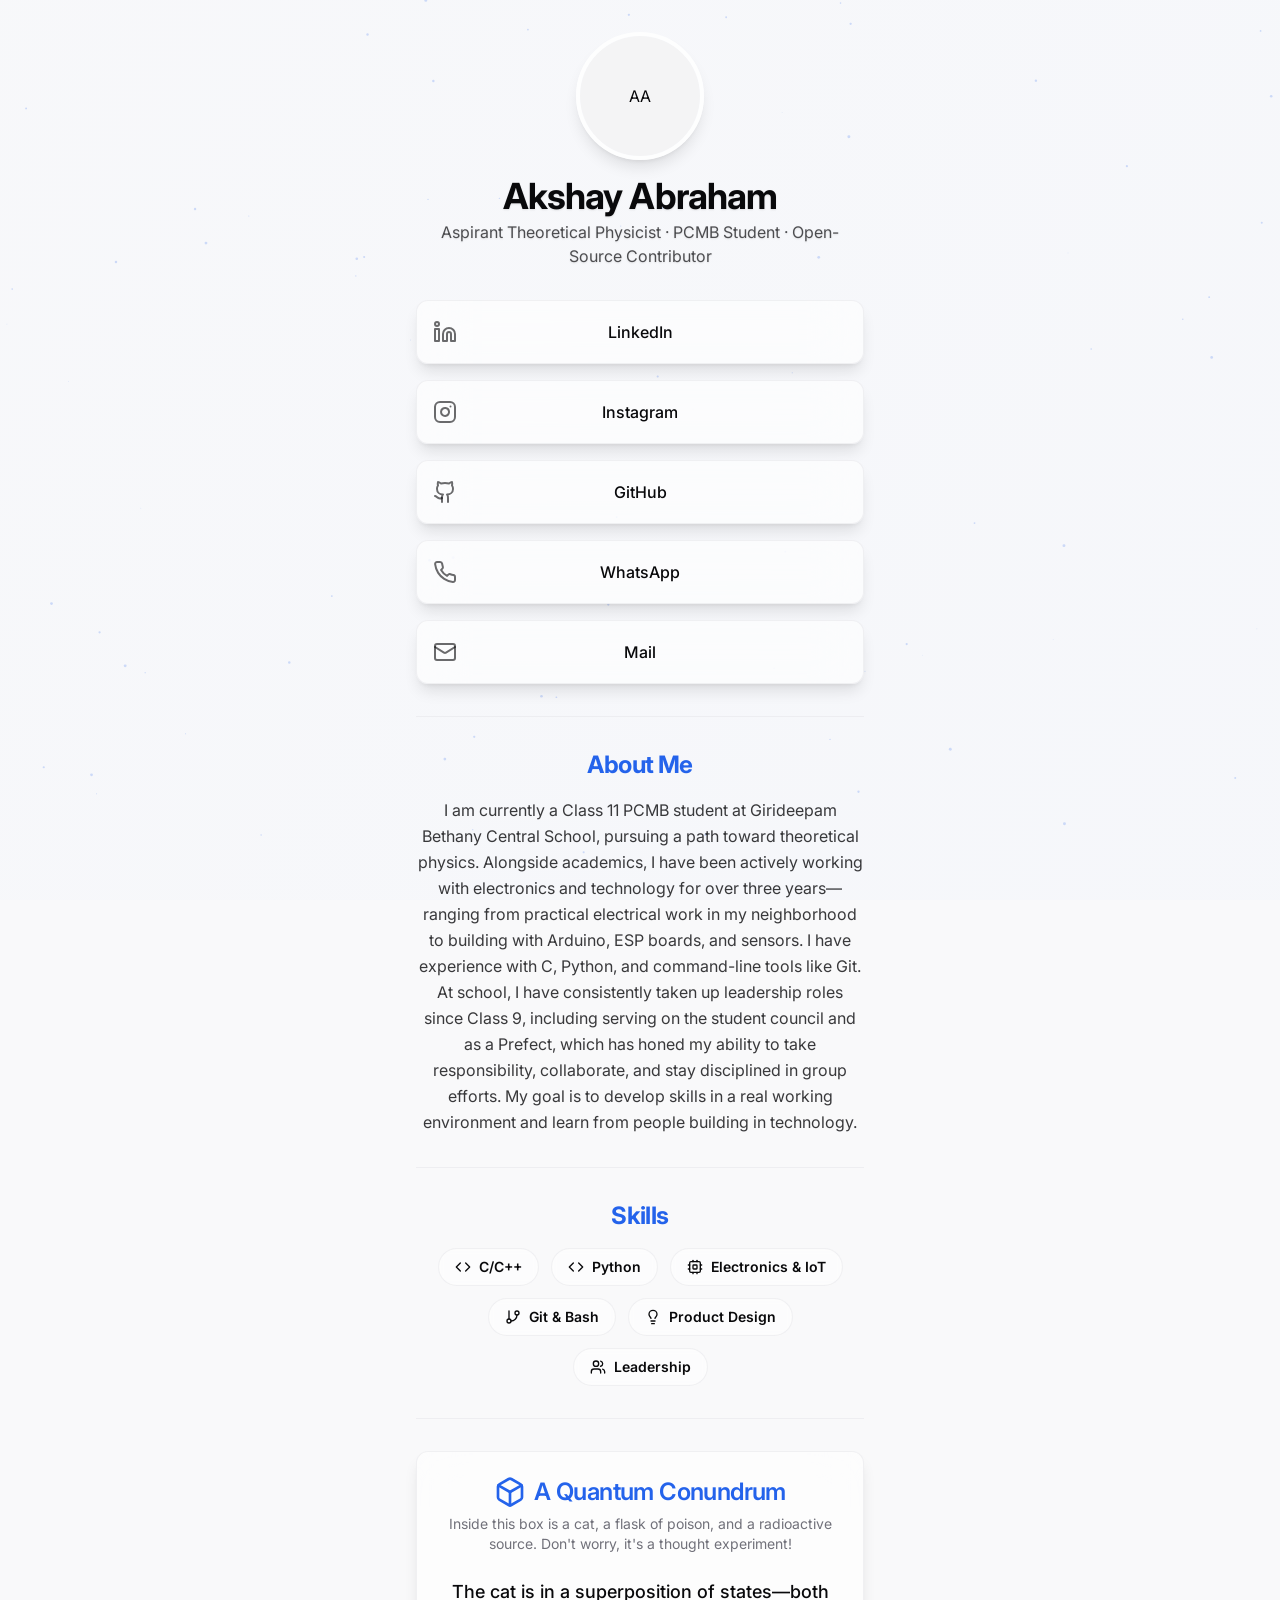
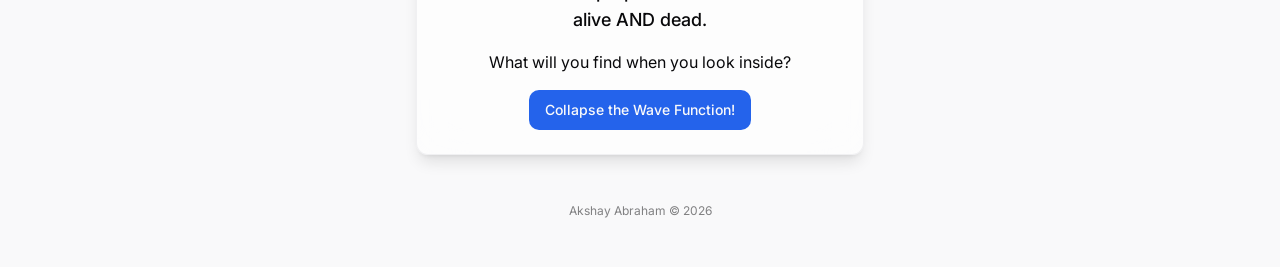
<file: index.html>
<!DOCTYPE html><html lang="en"><head><meta charSet="utf-8"/><meta name="viewport" content="width=device-width, initial-scale=1"/><link rel="stylesheet" href="./_next/static/css/472491d8d694e1b7.css" data-precedence="next"/><link rel="preload" as="script" fetchPriority="low" href="./_next/static/chunks/webpack-caa4aa8f1005befe.js"/><script src="./_next/static/chunks/4bd1b696-8e02368c518452d2.js" async=""></script><script src="./_next/static/chunks/684-975b7dc98c150c73.js" async=""></script><script src="./_next/static/chunks/main-app-f9116e886823f409.js" async=""></script><script src="./_next/static/chunks/206-c2ec7cb87d3a3d98.js" async=""></script><script src="./_next/static/chunks/app/layout-119a77e34044a2d0.js" async=""></script><script src="./_next/static/chunks/230-cce74bcfa794a0f2.js" async=""></script><script src="./_next/static/chunks/app/page-0602169baca768bf.js" async=""></script><link rel="preconnect" href="https://fonts.googleapis.com"/><link rel="preconnect" href="https://fonts.gstatic.com" crossorigin="anonymous"/><link href="https://fonts.googleapis.com/css2?family=Inter:wght@400;500;700&amp;display=swap" rel="stylesheet"/><title>AstroLink | Akshay Abraham</title><meta name="description" content="Aspirant Theoretical Physicist · PCMB Student · Open-Source Contributor"/><link rel="icon" href="/favicon.ico" type="image/x-icon" sizes="16x16"/><script>document.querySelectorAll('body link[rel="icon"], body link[rel="apple-touch-icon"]').forEach(el => document.head.appendChild(el))</script><script src="./_next/static/chunks/polyfills-42372ed130431b0a.js" noModule=""></script></head><body class="font-body antialiased"><canvas class="fixed top-0 left-0 w-full h-full -z-10"></canvas><div class="relative z-10 flex min-h-screen w-full flex-col items-center justify-between p-4 sm:p-6 lg:p-8"><div class="w-full max-w-md flex-grow flex flex-col justify-center"><div class="w-full space-y-6 md:space-y-8"><section class="flex flex-col items-center space-y-4 text-center"><div class="relative group transition-all duration-1000 ease-out opacity-0 scale-90"><span class="relative flex shrink-0 overflow-hidden rounded-full h-28 w-28 md:h-32 md:w-32 border-4 border-card/80 shadow-lg group-hover:border-primary/50 transition-all duration-500 ease-out transform group-hover:scale-110"><span class="flex h-full w-full items-center justify-center rounded-full bg-muted">AA</span></span></div><div class="transition-all duration-1000 ease-out opacity-0 translate-y-8" style="transition-delay:200ms"><button data-state="closed"><h1 class="font-headline text-3xl md:text-4xl font-bold tracking-tight text-shadow cursor-default">Akshay Abraham</h1></button><p class="text-sm md:text-base text-foreground/70 mt-1 text-shadow">Aspirant Theoretical Physicist · PCMB Student · Open-Source Contributor</p></div></section><div class="space-y-4"><a href="https://www.linkedin.com/in/akshayabraham37/" target="_blank" rel="noopener noreferrer" class="group relative flex items-center justify-center w-full p-4 h-16 rounded-xl bg-card/60 border border-border/50 backdrop-blur-xl shadow-lg transition-all duration-700 ease-out hover:border-primary/70 hover:shadow-[0_0_50px_-10px_hsl(var(--primary)/0.4)] focus:outline-none focus:ring-2 focus:ring-ring focus:ring-offset-2 focus:ring-offset-background overflow-hidden before:absolute before:w-48 before:h-48 before:left-[var(--glow-x)] before:top-[var(--glow-y)] before:-translate-x-1/2 before:-translate-y-1/2 before:bg-primary/15 before:blur-3xl before:opacity-0 before:transition-opacity before:duration-500 is-hovering:before:opacity-100 opacity-0" style="animation-delay:300ms;transition-property:transform, box-shadow, border-color"><svg xmlns="http://www.w3.org/2000/svg" width="24" height="24" viewBox="0 0 24 24" fill="none" stroke="currentColor" stroke-width="2" stroke-linecap="round" stroke-linejoin="round" class="lucide lucide-linkedin absolute left-4 h-6 w-6 text-foreground/60 transition-colors group-hover:text-primary"><path d="M16 8a6 6 0 0 1 6 6v7h-4v-7a2 2 0 0 0-2-2 2 2 0 0 0-2 2v7h-4v-7a6 6 0 0 1 6-6z"></path><rect width="4" height="12" x="2" y="9"></rect><circle cx="4" cy="4" r="2"></circle></svg><span class="font-medium text-foreground transition-colors group-hover:text-primary">LinkedIn</span></a><a href="https://www.instagram.com/akshay.abraham/" target="_blank" rel="noopener noreferrer" class="group relative flex items-center justify-center w-full p-4 h-16 rounded-xl bg-card/60 border border-border/50 backdrop-blur-xl shadow-lg transition-all duration-700 ease-out hover:border-primary/70 hover:shadow-[0_0_50px_-10px_hsl(var(--primary)/0.4)] focus:outline-none focus:ring-2 focus:ring-ring focus:ring-offset-2 focus:ring-offset-background overflow-hidden before:absolute before:w-48 before:h-48 before:left-[var(--glow-x)] before:top-[var(--glow-y)] before:-translate-x-1/2 before:-translate-y-1/2 before:bg-primary/15 before:blur-3xl before:opacity-0 before:transition-opacity before:duration-500 is-hovering:before:opacity-100 opacity-0" style="animation-delay:400ms;transition-property:transform, box-shadow, border-color"><svg xmlns="http://www.w3.org/2000/svg" width="24" height="24" viewBox="0 0 24 24" fill="none" stroke="currentColor" stroke-width="2" stroke-linecap="round" stroke-linejoin="round" class="lucide lucide-instagram absolute left-4 h-6 w-6 text-foreground/60 transition-colors group-hover:text-primary"><rect width="20" height="20" x="2" y="2" rx="5" ry="5"></rect><path d="M16 11.37A4 4 0 1 1 12.63 8 4 4 0 0 1 16 11.37z"></path><line x1="17.5" x2="17.51" y1="6.5" y2="6.5"></line></svg><span class="font-medium text-foreground transition-colors group-hover:text-primary">Instagram</span></a><a href="https://github.com/akshay-abraham/" target="_blank" rel="noopener noreferrer" class="group relative flex items-center justify-center w-full p-4 h-16 rounded-xl bg-card/60 border border-border/50 backdrop-blur-xl shadow-lg transition-all duration-700 ease-out hover:border-primary/70 hover:shadow-[0_0_50px_-10px_hsl(var(--primary)/0.4)] focus:outline-none focus:ring-2 focus:ring-ring focus:ring-offset-2 focus:ring-offset-background overflow-hidden before:absolute before:w-48 before:h-48 before:left-[var(--glow-x)] before:top-[var(--glow-y)] before:-translate-x-1/2 before:-translate-y-1/2 before:bg-primary/15 before:blur-3xl before:opacity-0 before:transition-opacity before:duration-500 is-hovering:before:opacity-100 opacity-0" style="animation-delay:500ms;transition-property:transform, box-shadow, border-color"><svg xmlns="http://www.w3.org/2000/svg" width="24" height="24" viewBox="0 0 24 24" fill="none" stroke="currentColor" stroke-width="2" stroke-linecap="round" stroke-linejoin="round" class="lucide lucide-github absolute left-4 h-6 w-6 text-foreground/60 transition-colors group-hover:text-primary"><path d="M15 22v-4a4.8 4.8 0 0 0-1-3.5c3 0 6-2 6-5.5.08-1.25-.27-2.48-1-3.5.28-1.15.28-2.35 0-3.5 0 0-1 0-3 1.5-2.64-.5-5.36-.5-8 0C6 2 5 2 5 2c-.3 1.15-.3 2.35 0 3.5A5.403 5.403 0 0 0 4 9c0 3.5 3 5.5 6 5.5-.39.49-.68 1.05-.85 1.65-.17.6-.22 1.23-.15 1.85v4"></path><path d="M9 18c-4.51 2-5-2-7-2"></path></svg><span class="font-medium text-foreground transition-colors group-hover:text-primary">GitHub</span></a><a href="https://wa.me/919946141445" target="_blank" rel="noopener noreferrer" class="group relative flex items-center justify-center w-full p-4 h-16 rounded-xl bg-card/60 border border-border/50 backdrop-blur-xl shadow-lg transition-all duration-700 ease-out hover:border-primary/70 hover:shadow-[0_0_50px_-10px_hsl(var(--primary)/0.4)] focus:outline-none focus:ring-2 focus:ring-ring focus:ring-offset-2 focus:ring-offset-background overflow-hidden before:absolute before:w-48 before:h-48 before:left-[var(--glow-x)] before:top-[var(--glow-y)] before:-translate-x-1/2 before:-translate-y-1/2 before:bg-primary/15 before:blur-3xl before:opacity-0 before:transition-opacity before:duration-500 is-hovering:before:opacity-100 opacity-0" style="animation-delay:600ms;transition-property:transform, box-shadow, border-color"><svg xmlns="http://www.w3.org/2000/svg" width="24" height="24" viewBox="0 0 24 24" fill="none" stroke="currentColor" stroke-width="2" stroke-linecap="round" stroke-linejoin="round" class="absolute left-4 h-6 w-6 text-foreground/60 transition-colors group-hover:text-primary"><path d="M22 16.92v3a2 2 0 0 1-2.18 2 19.79 19.79 0 0 1-8.63-3.07 19.5 19.5 0 0 1-6-6 19.79 19.79 0 0 1-3.07-8.67A2 2 0 0 1 4.11 2h3a2 2 0 0 1 2 1.72 12.84 12.84 0 0 0 .7 2.81 2 2 0 0 1-.45 2.11L8.09 9.91a16 16 0 0 0 6 6l1.27-1.27a2 2 0 0 1 2.11-.45 12.84 12.84 0 0 0 2.81.7A2 2 0 0 1 22 16.92z"></path></svg><span class="font-medium text-foreground transition-colors group-hover:text-primary">WhatsApp</span></a><a href="mailto:akshaykroobenabraham@gmail.com" target="_blank" rel="noopener noreferrer" class="group relative flex items-center justify-center w-full p-4 h-16 rounded-xl bg-card/60 border border-border/50 backdrop-blur-xl shadow-lg transition-all duration-700 ease-out hover:border-primary/70 hover:shadow-[0_0_50px_-10px_hsl(var(--primary)/0.4)] focus:outline-none focus:ring-2 focus:ring-ring focus:ring-offset-2 focus:ring-offset-background overflow-hidden before:absolute before:w-48 before:h-48 before:left-[var(--glow-x)] before:top-[var(--glow-y)] before:-translate-x-1/2 before:-translate-y-1/2 before:bg-primary/15 before:blur-3xl before:opacity-0 before:transition-opacity before:duration-500 is-hovering:before:opacity-100 opacity-0" style="animation-delay:700ms;transition-property:transform, box-shadow, border-color"><svg xmlns="http://www.w3.org/2000/svg" width="24" height="24" viewBox="0 0 24 24" fill="none" stroke="currentColor" stroke-width="2" stroke-linecap="round" stroke-linejoin="round" class="lucide lucide-mail absolute left-4 h-6 w-6 text-foreground/60 transition-colors group-hover:text-primary"><rect width="20" height="16" x="2" y="4" rx="2"></rect><path d="m22 7-8.97 5.7a1.94 1.94 0 0 1-2.06 0L2 7"></path></svg><span class="font-medium text-foreground transition-colors group-hover:text-primary">Mail</span></a></div><div data-orientation="horizontal" role="none" class="shrink-0 h-[1px] w-full bg-border/50"></div><section class="space-y-4 text-center transition-opacity duration-1000 ease-out opacity-0" style="transition-delay:0ms"><h2 class="text-2xl font-bold text-primary tracking-tight transition-all duration-700 opacity-0 translate-y-4">About Me</h2><p class="text-foreground/80 text-left sm:text-center leading-relaxed transition-all duration-700 opacity-0 translate-y-4" style="transition-delay:0ms">I am currently a Class 11 PCMB student at Girideepam Bethany Central School, pursuing a path toward theoretical physics. Alongside academics, I have been actively working with electronics and technology for over three years—ranging from practical electrical work in my neighborhood to building with Arduino, ESP boards, and sensors. I have experience with C, Python, and command-line tools like Git. At school, I have consistently taken up leadership roles since Class 9, including serving on the student council and as a Prefect, which has honed my ability to take responsibility, collaborate, and stay disciplined in group efforts. My goal is to develop skills in a real working environment and learn from people building in technology.</p></section><div data-orientation="horizontal" role="none" class="shrink-0 h-[1px] w-full bg-border/50"></div><section class="space-y-4 text-center transition-opacity duration-1000 ease-out opacity-0" style="transition-delay:0ms"><h2 class="text-2xl font-bold text-primary tracking-tight transition-all duration-700 opacity-0 translate-y-4">Skills</h2><div class="flex flex-wrap justify-center gap-3"><div class="inline-flex items-center rounded-full border font-semibold focus:outline-none focus:ring-2 focus:ring-ring focus:ring-offset-2 text-foreground px-4 py-2 text-sm transition-all duration-700 ease-out transform hover:scale-110 hover:bg-primary/10 hover:border-primary/50 opacity-0 translate-y-5" style="transition-delay:0ms;background-color:hsl(var(--card) / 0.5);border-color:hsl(var(--border) / 0.5);backdrop-filter:blur(4px)"><svg xmlns="http://www.w3.org/2000/svg" width="24" height="24" viewBox="0 0 24 24" fill="none" stroke="currentColor" stroke-width="2" stroke-linecap="round" stroke-linejoin="round" class="lucide lucide-code mr-2 h-4 w-4"><polyline points="16 18 22 12 16 6"></polyline><polyline points="8 6 2 12 8 18"></polyline></svg>C/C++</div><div class="inline-flex items-center rounded-full border font-semibold focus:outline-none focus:ring-2 focus:ring-ring focus:ring-offset-2 text-foreground px-4 py-2 text-sm transition-all duration-700 ease-out transform hover:scale-110 hover:bg-primary/10 hover:border-primary/50 opacity-0 translate-y-5" style="transition-delay:0ms;background-color:hsl(var(--card) / 0.5);border-color:hsl(var(--border) / 0.5);backdrop-filter:blur(4px)"><svg xmlns="http://www.w3.org/2000/svg" width="24" height="24" viewBox="0 0 24 24" fill="none" stroke="currentColor" stroke-width="2" stroke-linecap="round" stroke-linejoin="round" class="lucide lucide-code mr-2 h-4 w-4"><polyline points="16 18 22 12 16 6"></polyline><polyline points="8 6 2 12 8 18"></polyline></svg>Python</div><div class="inline-flex items-center rounded-full border font-semibold focus:outline-none focus:ring-2 focus:ring-ring focus:ring-offset-2 text-foreground px-4 py-2 text-sm transition-all duration-700 ease-out transform hover:scale-110 hover:bg-primary/10 hover:border-primary/50 opacity-0 translate-y-5" style="transition-delay:0ms;background-color:hsl(var(--card) / 0.5);border-color:hsl(var(--border) / 0.5);backdrop-filter:blur(4px)"><svg xmlns="http://www.w3.org/2000/svg" width="24" height="24" viewBox="0 0 24 24" fill="none" stroke="currentColor" stroke-width="2" stroke-linecap="round" stroke-linejoin="round" class="lucide lucide-cpu mr-2 h-4 w-4"><rect width="16" height="16" x="4" y="4" rx="2"></rect><rect width="6" height="6" x="9" y="9" rx="1"></rect><path d="M15 2v2"></path><path d="M15 20v2"></path><path d="M2 15h2"></path><path d="M2 9h2"></path><path d="M20 15h2"></path><path d="M20 9h2"></path><path d="M9 2v2"></path><path d="M9 20v2"></path></svg>Electronics &amp; IoT</div><div class="inline-flex items-center rounded-full border font-semibold focus:outline-none focus:ring-2 focus:ring-ring focus:ring-offset-2 text-foreground px-4 py-2 text-sm transition-all duration-700 ease-out transform hover:scale-110 hover:bg-primary/10 hover:border-primary/50 opacity-0 translate-y-5" style="transition-delay:0ms;background-color:hsl(var(--card) / 0.5);border-color:hsl(var(--border) / 0.5);backdrop-filter:blur(4px)"><svg xmlns="http://www.w3.org/2000/svg" width="24" height="24" viewBox="0 0 24 24" fill="none" stroke="currentColor" stroke-width="2" stroke-linecap="round" stroke-linejoin="round" class="lucide lucide-git-branch mr-2 h-4 w-4"><line x1="6" x2="6" y1="3" y2="15"></line><circle cx="18" cy="6" r="3"></circle><circle cx="6" cy="18" r="3"></circle><path d="M18 9a9 9 0 0 1-9 9"></path></svg>Git &amp; Bash</div><div class="inline-flex items-center rounded-full border font-semibold focus:outline-none focus:ring-2 focus:ring-ring focus:ring-offset-2 text-foreground px-4 py-2 text-sm transition-all duration-700 ease-out transform hover:scale-110 hover:bg-primary/10 hover:border-primary/50 opacity-0 translate-y-5" style="transition-delay:0ms;background-color:hsl(var(--card) / 0.5);border-color:hsl(var(--border) / 0.5);backdrop-filter:blur(4px)"><svg xmlns="http://www.w3.org/2000/svg" width="24" height="24" viewBox="0 0 24 24" fill="none" stroke="currentColor" stroke-width="2" stroke-linecap="round" stroke-linejoin="round" class="lucide lucide-lightbulb mr-2 h-4 w-4"><path d="M15 14c.2-1 .7-1.7 1.5-2.5 1-.9 1.5-2.2 1.5-3.5A6 6 0 0 0 6 8c0 1 .2 2.2 1.5 3.5.7.7 1.3 1.5 1.5 2.5"></path><path d="M9 18h6"></path><path d="M10 22h4"></path></svg>Product Design</div><div class="inline-flex items-center rounded-full border font-semibold focus:outline-none focus:ring-2 focus:ring-ring focus:ring-offset-2 text-foreground px-4 py-2 text-sm transition-all duration-700 ease-out transform hover:scale-110 hover:bg-primary/10 hover:border-primary/50 opacity-0 translate-y-5" style="transition-delay:0ms;background-color:hsl(var(--card) / 0.5);border-color:hsl(var(--border) / 0.5);backdrop-filter:blur(4px)"><svg xmlns="http://www.w3.org/2000/svg" width="24" height="24" viewBox="0 0 24 24" fill="none" stroke="currentColor" stroke-width="2" stroke-linecap="round" stroke-linejoin="round" class="lucide lucide-users mr-2 h-4 w-4"><path d="M16 21v-2a4 4 0 0 0-4-4H6a4 4 0 0 0-4 4v2"></path><circle cx="9" cy="7" r="4"></circle><path d="M22 21v-2a4 4 0 0 0-3-3.87"></path><path d="M16 3.13a4 4 0 0 1 0 7.75"></path></svg>Leadership</div></div></section><div data-orientation="horizontal" role="none" class="shrink-0 h-[1px] w-full bg-border/50"></div><section class="space-y-4 text-center transition-opacity duration-1000 ease-out opacity-0" style="transition-delay:0ms"><div class="rounded-lg border text-card-foreground bg-card/60 border-border/50 backdrop-blur-xl shadow-lg transition-all duration-700 ease-out text-center opacity-0 translate-y-5" style="transition-delay:0ms"><div class="flex flex-col space-y-1.5 p-6"><div class="text-2xl font-semibold leading-none tracking-tight flex items-center justify-center gap-2 text-primary"><svg xmlns="http://www.w3.org/2000/svg" width="24" height="24" viewBox="0 0 24 24" fill="none" stroke="currentColor" stroke-width="2" stroke-linecap="round" stroke-linejoin="round" class="lucide lucide-box h-8 w-8"><path d="M21 8a2 2 0 0 0-1-1.73l-7-4a2 2 0 0 0-2 0l-7 4A2 2 0 0 0 3 8v8a2 2 0 0 0 1 1.73l7 4a2 2 0 0 0 2 0l7-4A2 2 0 0 0 21 16Z"></path><path d="m3.3 7 8.7 5 8.7-5"></path><path d="M12 22V12"></path></svg>A Quantum Conundrum</div><div class="text-sm text-muted-foreground">Inside this box is a cat, a flask of poison, and a radioactive source. Don&#x27;t worry, it&#x27;s a thought experiment!</div></div><div class="p-6 pt-0 min-h-[160px] flex items-center justify-center"><div class="space-y-4 animate-fade-in"><p class="text-lg font-medium">The cat is in a superposition of states—both alive AND dead.</p><p>What will you find when you look inside?</p><button class="inline-flex items-center justify-center gap-2 whitespace-nowrap rounded-md text-sm font-medium ring-offset-background transition-colors focus-visible:outline-none focus-visible:ring-2 focus-visible:ring-ring focus-visible:ring-offset-2 disabled:pointer-events-none disabled:opacity-50 [&amp;_svg]:pointer-events-none [&amp;_svg]:size-4 [&amp;_svg]:shrink-0 bg-primary text-primary-foreground hover:bg-primary/90 h-10 px-4 py-2">Collapse the Wave Function!</button></div></div></div></section></div></div><footer class="w-full text-center p-4 mt-8 animate-fade-in" style="animation-delay:1000ms"><p class="text-xs text-foreground/50">Akshay Abraham © </p></footer></div><!--$--><!--/$--><!--$--><!--/$--><div role="region" aria-label="Notifications (F8)" tabindex="-1" style="pointer-events:none"><ol tabindex="-1" class="fixed top-0 z-[100] flex max-h-screen w-full flex-col-reverse p-4 sm:bottom-0 sm:right-0 sm:top-auto sm:flex-col md:max-w-[420px]"></ol></div><script src="./_next/static/chunks/webpack-caa4aa8f1005befe.js" async=""></script><script>(self.__next_f=self.__next_f||[]).push([0])</script><script>self.__next_f.push([1,"1:\"$Sreact.fragment\"\n2:I[588,[\"206\",\"static/chunks/206-c2ec7cb87d3a3d98.js\",\"177\",\"static/chunks/app/layout-119a77e34044a2d0.js\"],\"default\"]\n3:I[7555,[],\"\"]\n4:I[1295,[],\"\"]\n5:I[4759,[\"206\",\"static/chunks/206-c2ec7cb87d3a3d98.js\",\"177\",\"static/chunks/app/layout-119a77e34044a2d0.js\"],\"Toaster\"]\n6:I[1499,[\"206\",\"static/chunks/206-c2ec7cb87d3a3d98.js\",\"230\",\"static/chunks/230-cce74bcfa794a0f2.js\",\"974\",\"static/chunks/app/page-0602169baca768bf.js\"],\"default\"]\n7:I[8597,[\"206\",\"static/chunks/206-c2ec7cb87d3a3d98.js\",\"230\",\"static/chunks/230-cce74bcfa794a0f2.js\",\"974\",\"static/chunks/app/page-0602169baca768bf.js\"],\"default\"]\n8:I[9965,[\"206\",\"static/chunks/206-c2ec7cb87d3a3d98.js\",\"230\",\"static/chunks/230-cce74bcfa794a0f2.js\",\"974\",\"static/chunks/app/page-0602169baca768bf.js\"],\"Separator\"]\n9:I[7666,[\"206\",\"static/chunks/206-c2ec7cb87d3a3d98.js\",\"230\",\"static/chunks/230-cce74bcfa794a0f2.js\",\"974\",\"static/chunks/app/page-0602169baca768bf.js\"],\"default\"]\na:I[6097,[\"206\",\"static/chunks/206-c2ec7cb87d3a3d98.js\",\"230\",\"static/chunks/230-cce74bcfa794a0f2.js\",\"974\",\"static/chunks/app/page-0602169baca768bf.js\"],\"default\"]\nb:I[4852,[\"206\",\"static/chunks/206-c2ec7cb87d3a3d98.js\",\"230\",\"static/chunks/230-cce74bcfa794a0f2.js\",\"974\",\"static/chunks/app/page-0602169baca768bf.js\"],\"default\"]\nc:I[9787,[\"206\",\"static/chunks/206-c2ec7cb87d3a3d98.js\",\"230\",\"static/chunks/230-cce74bcfa794a0f2.js\",\"974\",\"static/chunks/app/page-0602169baca768bf.js\"],\"default\"]\nd:I[9665,[],\"MetadataBoundary\"]\nf:I[9665,[],\"OutletBoundary\"]\n12:I[4911,[],\"AsyncMetadataOutlet\"]\n14:I[9665,[],\"ViewportBoundary\"]\n16:I[6614,[],\"\"]\n:HL[\"./_next/static/css/472491d8d694e1b7.css\",\"style\"]\n"])</script><script>self.__next_f.push([1,"0:{\"P\":null,\"b\":\"-CBO3rfUa04SCNg-19Kyx\",\"p\":\".\",\"c\":[\"\",\"\"],\"i\":false,\"f\":[[[\"\",{\"children\":[\"__PAGE__\",{}]},\"$undefined\",\"$undefined\",true],[\"\",[\"$\",\"$1\",\"c\",{\"children\":[[[\"$\",\"link\",\"0\",{\"rel\":\"stylesheet\",\"href\":\"./_next/static/css/472491d8d694e1b7.css\",\"precedence\":\"next\",\"crossOrigin\":\"$undefined\",\"nonce\":\"$undefined\"}]],[\"$\",\"html\",null,{\"lang\":\"en\",\"suppressHydrationWarning\":true,\"children\":[[\"$\",\"head\",null,{\"children\":[[\"$\",\"link\",null,{\"rel\":\"preconnect\",\"href\":\"https://fonts.googleapis.com\"}],[\"$\",\"link\",null,{\"rel\":\"preconnect\",\"href\":\"https://fonts.gstatic.com\",\"crossOrigin\":\"anonymous\"}],[\"$\",\"link\",null,{\"href\":\"https://fonts.googleapis.com/css2?family=Inter:wght@400;500;700\u0026display=swap\",\"rel\":\"stylesheet\"}]]}],[\"$\",\"body\",null,{\"className\":\"font-body antialiased\",\"children\":[[\"$\",\"$L2\",null,{}],[\"$\",\"$L3\",null,{\"parallelRouterKey\":\"children\",\"error\":\"$undefined\",\"errorStyles\":\"$undefined\",\"errorScripts\":\"$undefined\",\"template\":[\"$\",\"$L4\",null,{}],\"templateStyles\":\"$undefined\",\"templateScripts\":\"$undefined\",\"notFound\":[[[\"$\",\"title\",null,{\"children\":\"404: This page could not be found.\"}],[\"$\",\"div\",null,{\"style\":{\"fontFamily\":\"system-ui,\\\"Segoe UI\\\",Roboto,Helvetica,Arial,sans-serif,\\\"Apple Color Emoji\\\",\\\"Segoe UI Emoji\\\"\",\"height\":\"100vh\",\"textAlign\":\"center\",\"display\":\"flex\",\"flexDirection\":\"column\",\"alignItems\":\"center\",\"justifyContent\":\"center\"},\"children\":[\"$\",\"div\",null,{\"children\":[[\"$\",\"style\",null,{\"dangerouslySetInnerHTML\":{\"__html\":\"body{color:#000;background:#fff;margin:0}.next-error-h1{border-right:1px solid rgba(0,0,0,.3)}@media (prefers-color-scheme:dark){body{color:#fff;background:#000}.next-error-h1{border-right:1px solid rgba(255,255,255,.3)}}\"}}],[\"$\",\"h1\",null,{\"className\":\"next-error-h1\",\"style\":{\"display\":\"inline-block\",\"margin\":\"0 20px 0 0\",\"padding\":\"0 23px 0 0\",\"fontSize\":24,\"fontWeight\":500,\"verticalAlign\":\"top\",\"lineHeight\":\"49px\"},\"children\":404}],[\"$\",\"div\",null,{\"style\":{\"display\":\"inline-block\"},\"children\":[\"$\",\"h2\",null,{\"style\":{\"fontSize\":14,\"fontWeight\":400,\"lineHeight\":\"49px\",\"margin\":0},\"children\":\"This page could not be found.\"}]}]]}]}]],[]],\"forbidden\":\"$undefined\",\"unauthorized\":\"$undefined\"}],[\"$\",\"$L5\",null,{}]]}]]}]]}],{\"children\":[\"__PAGE__\",[\"$\",\"$1\",\"c\",{\"children\":[[\"$\",\"div\",null,{\"className\":\"relative z-10 flex min-h-screen w-full flex-col items-center justify-between p-4 sm:p-6 lg:p-8\",\"children\":[[\"$\",\"div\",null,{\"className\":\"w-full max-w-md flex-grow flex flex-col justify-center\",\"children\":[\"$\",\"div\",null,{\"className\":\"w-full space-y-6 md:space-y-8\",\"children\":[[\"$\",\"$L6\",null,{}],[\"$\",\"$L7\",null,{}],[\"$\",\"$L8\",null,{\"className\":\"bg-border/50\"}],[\"$\",\"$L9\",null,{}],[\"$\",\"$L8\",null,{\"className\":\"bg-border/50\"}],[\"$\",\"$La\",null,{}],[\"$\",\"$L8\",null,{\"className\":\"bg-border/50\"}],[\"$\",\"$Lb\",null,{}]]}]}],[\"$\",\"$Lc\",null,{}]]}],[\"$\",\"$Ld\",null,{\"children\":\"$Le\"}],null,[\"$\",\"$Lf\",null,{\"children\":[\"$L10\",\"$L11\",[\"$\",\"$L12\",null,{\"promise\":\"$@13\"}]]}]]}],{},null,false]},null,false],[\"$\",\"$1\",\"h\",{\"children\":[null,[\"$\",\"$1\",\"cMbV4V4Aph4kwnP9bp5n-\",{\"children\":[[\"$\",\"$L14\",null,{\"children\":\"$L15\"}],null]}],null]}],false]],\"m\":\"$undefined\",\"G\":[\"$16\",\"$undefined\"],\"s\":false,\"S\":true}\n"])</script><script>self.__next_f.push([1,"17:\"$Sreact.suspense\"\n18:I[4911,[],\"AsyncMetadata\"]\ne:[\"$\",\"$17\",null,{\"fallback\":null,\"children\":[\"$\",\"$L18\",null,{\"promise\":\"$@19\"}]}]\n"])</script><script>self.__next_f.push([1,"11:null\n"])</script><script>self.__next_f.push([1,"15:[[\"$\",\"meta\",\"0\",{\"charSet\":\"utf-8\"}],[\"$\",\"meta\",\"1\",{\"name\":\"viewport\",\"content\":\"width=device-width, initial-scale=1\"}]]\n10:null\n"])</script><script>self.__next_f.push([1,"19:{\"metadata\":[[\"$\",\"title\",\"0\",{\"children\":\"AstroLink | Akshay Abraham\"}],[\"$\",\"meta\",\"1\",{\"name\":\"description\",\"content\":\"Aspirant Theoretical Physicist · PCMB Student · Open-Source Contributor\"}],[\"$\",\"link\",\"2\",{\"rel\":\"icon\",\"href\":\"/favicon.ico\",\"type\":\"image/x-icon\",\"sizes\":\"16x16\"}]],\"error\":null,\"digest\":\"$undefined\"}\n13:{\"metadata\":\"$19:metadata\",\"error\":null,\"digest\":\"$undefined\"}\n"])</script></body></html>
</file>
<file: _next/static/css/472491d8d694e1b7.css>
*,:after,:before{--tw-border-spacing-x:0;--tw-border-spacing-y:0;--tw-translate-x:0;--tw-translate-y:0;--tw-rotate:0;--tw-skew-x:0;--tw-skew-y:0;--tw-scale-x:1;--tw-scale-y:1;--tw-pan-x: ;--tw-pan-y: ;--tw-pinch-zoom: ;--tw-scroll-snap-strictness:proximity;--tw-gradient-from-position: ;--tw-gradient-via-position: ;--tw-gradient-to-position: ;--tw-ordinal: ;--tw-slashed-zero: ;--tw-numeric-figure: ;--tw-numeric-spacing: ;--tw-numeric-fraction: ;--tw-ring-inset: ;--tw-ring-offset-width:0px;--tw-ring-offset-color:#fff;--tw-ring-color:rgb(59 130 246/0.5);--tw-ring-offset-shadow:0 0 #0000;--tw-ring-shadow:0 0 #0000;--tw-shadow:0 0 #0000;--tw-shadow-colored:0 0 #0000;--tw-blur: ;--tw-brightness: ;--tw-contrast: ;--tw-grayscale: ;--tw-hue-rotate: ;--tw-invert: ;--tw-saturate: ;--tw-sepia: ;--tw-drop-shadow: ;--tw-backdrop-blur: ;--tw-backdrop-brightness: ;--tw-backdrop-contrast: ;--tw-backdrop-grayscale: ;--tw-backdrop-hue-rotate: ;--tw-backdrop-invert: ;--tw-backdrop-opacity: ;--tw-backdrop-saturate: ;--tw-backdrop-sepia: ;--tw-contain-size: ;--tw-contain-layout: ;--tw-contain-paint: ;--tw-contain-style: }::backdrop{--tw-border-spacing-x:0;--tw-border-spacing-y:0;--tw-translate-x:0;--tw-translate-y:0;--tw-rotate:0;--tw-skew-x:0;--tw-skew-y:0;--tw-scale-x:1;--tw-scale-y:1;--tw-pan-x: ;--tw-pan-y: ;--tw-pinch-zoom: ;--tw-scroll-snap-strictness:proximity;--tw-gradient-from-position: ;--tw-gradient-via-position: ;--tw-gradient-to-position: ;--tw-ordinal: ;--tw-slashed-zero: ;--tw-numeric-figure: ;--tw-numeric-spacing: ;--tw-numeric-fraction: ;--tw-ring-inset: ;--tw-ring-offset-width:0px;--tw-ring-offset-color:#fff;--tw-ring-color:rgb(59 130 246/0.5);--tw-ring-offset-shadow:0 0 #0000;--tw-ring-shadow:0 0 #0000;--tw-shadow:0 0 #0000;--tw-shadow-colored:0 0 #0000;--tw-blur: ;--tw-brightness: ;--tw-contrast: ;--tw-grayscale: ;--tw-hue-rotate: ;--tw-invert: ;--tw-saturate: ;--tw-sepia: ;--tw-drop-shadow: ;--tw-backdrop-blur: ;--tw-backdrop-brightness: ;--tw-backdrop-contrast: ;--tw-backdrop-grayscale: ;--tw-backdrop-hue-rotate: ;--tw-backdrop-invert: ;--tw-backdrop-opacity: ;--tw-backdrop-saturate: ;--tw-backdrop-sepia: ;--tw-contain-size: ;--tw-contain-layout: ;--tw-contain-paint: ;--tw-contain-style: }/*
! tailwindcss v3.4.17 | MIT License | https://tailwindcss.com
*/*,:after,:before{box-sizing:border-box;border:0 solid #e5e7eb}:after,:before{--tw-content:""}:host,html{line-height:1.5;-webkit-text-size-adjust:100%;-moz-tab-size:4;tab-size:4;font-family:ui-sans-serif,system-ui,sans-serif,Apple Color Emoji,Segoe UI Emoji,Segoe UI Symbol,Noto Color Emoji;font-feature-settings:normal;font-variation-settings:normal;-webkit-tap-highlight-color:transparent}body{margin:0;line-height:inherit}hr{height:0;color:inherit;border-top-width:1px}abbr:where([title]){text-decoration:underline dotted}h1,h2,h3,h4,h5,h6{font-size:inherit;font-weight:inherit}a{color:inherit;text-decoration:inherit}b,strong{font-weight:bolder}code,kbd,pre,samp{font-family:ui-monospace,SFMono-Regular,Menlo,Monaco,Consolas,Liberation Mono,Courier New,monospace;font-feature-settings:normal;font-variation-settings:normal;font-size:1em}small{font-size:80%}sub,sup{font-size:75%;line-height:0;position:relative;vertical-align:baseline}sub{bottom:-.25em}sup{top:-.5em}table{text-indent:0;border-color:inherit;border-collapse:collapse}button,input,optgroup,select,textarea{font-family:inherit;font-feature-settings:inherit;font-variation-settings:inherit;font-size:100%;font-weight:inherit;line-height:inherit;letter-spacing:inherit;color:inherit;margin:0;padding:0}button,select{text-transform:none}button,input:where([type=button]),input:where([type=reset]),input:where([type=submit]){-webkit-appearance:button;background-color:transparent;background-image:none}:-moz-focusring{outline:auto}:-moz-ui-invalid{box-shadow:none}progress{vertical-align:baseline}::-webkit-inner-spin-button,::-webkit-outer-spin-button{height:auto}[type=search]{-webkit-appearance:textfield;outline-offset:-2px}::-webkit-search-decoration{-webkit-appearance:none}::-webkit-file-upload-button{-webkit-appearance:button;font:inherit}summary{display:list-item}blockquote,dd,dl,figure,h1,h2,h3,h4,h5,h6,hr,p,pre{margin:0}fieldset{margin:0}fieldset,legend{padding:0}menu,ol,ul{list-style:none;margin:0;padding:0}dialog{padding:0}textarea{resize:vertical}input::placeholder,textarea::placeholder{opacity:1;color:#9ca3af}[role=button],button{cursor:pointer}:disabled{cursor:default}audio,canvas,embed,iframe,img,object,svg,video{display:block;vertical-align:middle}img,video{max-width:100%;height:auto}[hidden]:where(:not([hidden=until-found])){display:none}:root{--background:240 10% 98%;--foreground:240 10% 3.9%;--card:0 0% 100%;--card-foreground:240 10% 3.9%;--popover:0 0% 100%;--popover-foreground:240 10% 3.9%;--primary:221 83% 53%;--primary-foreground:0 0% 98%;--secondary:240 4.8% 95.9%;--secondary-foreground:240 5.9% 10%;--muted:240 4.8% 95.9%;--muted-foreground:240 3.8% 46.1%;--accent:240 4.8% 95.9%;--accent-foreground:240 5.9% 10%;--destructive:0 84.2% 60.2%;--destructive-foreground:0 0% 98%;--border:240 5.9% 90%;--input:240 5.9% 90%;--ring:240 5.9% 10%;--radius:0.75rem}*{border-color:hsl(var(--border))}body{background-color:hsl(var(--background));color:hsl(var(--foreground))}.sr-only{position:absolute;width:1px;height:1px;padding:0;margin:-1px;overflow:hidden;clip:rect(0,0,0,0);white-space:nowrap;border-width:0}.pointer-events-none{pointer-events:none}.pointer-events-auto{pointer-events:auto}.invisible{visibility:hidden}.fixed{position:fixed}.absolute{position:absolute}.relative{position:relative}.inset-0{inset:0}.inset-x-0{left:0;right:0}.inset-y-0{top:0;bottom:0}.-bottom-12{bottom:-3rem}.-left-12{left:-3rem}.-right-12{right:-3rem}.-top-12{top:-3rem}.bottom-0{bottom:0}.left-0{left:0}.left-1{left:.25rem}.left-1\/2{left:50%}.left-2{left:.5rem}.left-4{left:1rem}.left-\[50\%\]{left:50%}.right-0{right:0}.right-1{right:.25rem}.right-2{right:.5rem}.right-4{right:1rem}.top-0{top:0}.top-1\/2{top:50%}.top-2{top:.5rem}.top-4{top:1rem}.top-\[50\%\]{top:50%}.-z-10{z-index:-10}.z-10{z-index:10}.z-50{z-index:50}.z-\[100\]{z-index:100}.-mx-1{margin-left:-.25rem;margin-right:-.25rem}.mx-auto{margin-left:auto;margin-right:auto}.my-0\.5{margin-top:.125rem;margin-bottom:.125rem}.my-1{margin-top:.25rem;margin-bottom:.25rem}.-ml-4{margin-left:-1rem}.-mt-4{margin-top:-1rem}.mb-1{margin-bottom:.25rem}.ml-auto{margin-left:auto}.mr-2{margin-right:.5rem}.mt-1{margin-top:.25rem}.mt-2{margin-top:.5rem}.mt-4{margin-top:1rem}.mt-8{margin-top:2rem}.block{display:block}.flex{display:flex}.inline-flex{display:inline-flex}.table{display:table}.grid{display:grid}.aspect-square{aspect-ratio:1/1}.aspect-video{aspect-ratio:16/9}.h-10{height:2.5rem}.h-11{height:2.75rem}.h-12{height:3rem}.h-16{height:4rem}.h-2{height:.5rem}.h-2\.5{height:.625rem}.h-28{height:7rem}.h-3\.5{height:.875rem}.h-4{height:1rem}.h-5{height:1.25rem}.h-6{height:1.5rem}.h-7{height:1.75rem}.h-8{height:2rem}.h-9{height:2.25rem}.h-\[1px\]{height:1px}.h-\[var\(--radix-select-trigger-height\)\]{height:var(--radix-select-trigger-height)}.h-full{height:100%}.h-px{height:1px}.max-h-96{max-height:24rem}.max-h-screen{max-height:100vh}.min-h-\[160px\]{min-height:160px}.min-h-\[80px\]{min-height:80px}.min-h-screen{min-height:100vh}.w-0{width:0}.w-1{width:.25rem}.w-10{width:2.5rem}.w-11{width:2.75rem}.w-16{width:4rem}.w-2{width:.5rem}.w-2\.5{width:.625rem}.w-28{width:7rem}.w-3\.5{width:.875rem}.w-3\/4{width:75%}.w-4{width:1rem}.w-5{width:1.25rem}.w-6{width:1.5rem}.w-7{width:1.75rem}.w-72{width:18rem}.w-8{width:2rem}.w-9{width:2.25rem}.w-\[1px\]{width:1px}.w-full{width:100%}.min-w-0{min-width:0}.min-w-\[12rem\]{min-width:12rem}.min-w-\[8rem\]{min-width:8rem}.min-w-\[var\(--radix-select-trigger-width\)\]{min-width:var(--radix-select-trigger-width)}.max-w-lg{max-width:32rem}.max-w-md{max-width:28rem}.flex-1{flex:1 1 0%}.shrink-0{flex-shrink:0}.flex-grow,.grow{flex-grow:1}.grow-0{flex-grow:0}.basis-full{flex-basis:100%}.caption-bottom{caption-side:bottom}.border-collapse{border-collapse:collapse}.-translate-x-1\/2{--tw-translate-x:-50%}.-translate-x-1\/2,.-translate-y-1\/2{transform:translate(var(--tw-translate-x),var(--tw-translate-y)) rotate(var(--tw-rotate)) skewX(var(--tw-skew-x)) skewY(var(--tw-skew-y)) scaleX(var(--tw-scale-x)) scaleY(var(--tw-scale-y))}.-translate-y-1\/2{--tw-translate-y:-50%}.translate-x-\[-50\%\]{--tw-translate-x:-50%}.translate-x-\[-50\%\],.translate-y-0{transform:translate(var(--tw-translate-x),var(--tw-translate-y)) rotate(var(--tw-rotate)) skewX(var(--tw-skew-x)) skewY(var(--tw-skew-y)) scaleX(var(--tw-scale-x)) scaleY(var(--tw-scale-y))}.translate-y-0{--tw-translate-y:0px}.translate-y-4{--tw-translate-y:1rem}.translate-y-4,.translate-y-5{transform:translate(var(--tw-translate-x),var(--tw-translate-y)) rotate(var(--tw-rotate)) skewX(var(--tw-skew-x)) skewY(var(--tw-skew-y)) scaleX(var(--tw-scale-x)) scaleY(var(--tw-scale-y))}.translate-y-5{--tw-translate-y:1.25rem}.translate-y-8{--tw-translate-y:2rem}.translate-y-8,.translate-y-\[-50\%\]{transform:translate(var(--tw-translate-x),var(--tw-translate-y)) rotate(var(--tw-rotate)) skewX(var(--tw-skew-x)) skewY(var(--tw-skew-y)) scaleX(var(--tw-scale-x)) scaleY(var(--tw-scale-y))}.translate-y-\[-50\%\]{--tw-translate-y:-50%}.rotate-90{--tw-rotate:90deg}.rotate-90,.scale-100{transform:translate(var(--tw-translate-x),var(--tw-translate-y)) rotate(var(--tw-rotate)) skewX(var(--tw-skew-x)) skewY(var(--tw-skew-y)) scaleX(var(--tw-scale-x)) scaleY(var(--tw-scale-y))}.scale-100{--tw-scale-x:1;--tw-scale-y:1}.scale-90{--tw-scale-x:.9;--tw-scale-y:.9}.scale-90,.transform{transform:translate(var(--tw-translate-x),var(--tw-translate-y)) rotate(var(--tw-rotate)) skewX(var(--tw-skew-x)) skewY(var(--tw-skew-y)) scaleX(var(--tw-scale-x)) scaleY(var(--tw-scale-y))}.animate-fade-in-up{animation:fade-in-up .8s cubic-bezier(.25,1,.5,1) forwards}@keyframes pulse{50%{opacity:.5}}.animate-pulse{animation:pulse 2s cubic-bezier(.4,0,.6,1) infinite}.cursor-default{cursor:default}.cursor-pointer{cursor:pointer}.touch-none{touch-action:none}.select-none{user-select:none}.resize{resize:both}.flex-col{flex-direction:column}.flex-col-reverse{flex-direction:column-reverse}.flex-wrap{flex-wrap:wrap}.items-start{align-items:flex-start}.items-end{align-items:flex-end}.items-center{align-items:center}.items-stretch{align-items:stretch}.justify-center{justify-content:center}.justify-between{justify-content:space-between}.gap-1{gap:.25rem}.gap-1\.5{gap:.375rem}.gap-2{gap:.5rem}.gap-3{gap:.75rem}.gap-4{gap:1rem}.space-x-1>:not([hidden])~:not([hidden]){--tw-space-x-reverse:0;margin-right:calc(.25rem * var(--tw-space-x-reverse));margin-left:calc(.25rem * calc(1 - var(--tw-space-x-reverse)))}.space-x-4>:not([hidden])~:not([hidden]){--tw-space-x-reverse:0;margin-right:calc(1rem * var(--tw-space-x-reverse));margin-left:calc(1rem * calc(1 - var(--tw-space-x-reverse)))}.space-y-1>:not([hidden])~:not([hidden]){--tw-space-y-reverse:0;margin-top:calc(.25rem * calc(1 - var(--tw-space-y-reverse)));margin-bottom:calc(.25rem * var(--tw-space-y-reverse))}.space-y-1\.5>:not([hidden])~:not([hidden]){--tw-space-y-reverse:0;margin-top:calc(.375rem * calc(1 - var(--tw-space-y-reverse)));margin-bottom:calc(.375rem * var(--tw-space-y-reverse))}.space-y-2>:not([hidden])~:not([hidden]){--tw-space-y-reverse:0;margin-top:calc(.5rem * calc(1 - var(--tw-space-y-reverse)));margin-bottom:calc(.5rem * var(--tw-space-y-reverse))}.space-y-4>:not([hidden])~:not([hidden]){--tw-space-y-reverse:0;margin-top:calc(1rem * calc(1 - var(--tw-space-y-reverse)));margin-bottom:calc(1rem * var(--tw-space-y-reverse))}.space-y-6>:not([hidden])~:not([hidden]){--tw-space-y-reverse:0;margin-top:calc(1.5rem * calc(1 - var(--tw-space-y-reverse)));margin-bottom:calc(1.5rem * var(--tw-space-y-reverse))}.overflow-auto{overflow:auto}.overflow-hidden{overflow:hidden}.whitespace-nowrap{white-space:nowrap}.rounded-\[2px\]{border-radius:2px}.rounded-\[inherit\]{border-radius:inherit}.rounded-full{border-radius:9999px}.rounded-lg{border-radius:var(--radius)}.rounded-md{border-radius:calc(var(--radius) - 2px)}.rounded-sm{border-radius:calc(var(--radius) - 4px)}.rounded-xl{border-radius:.75rem}.border{border-width:1px}.border-2{border-width:2px}.border-4{border-width:4px}.border-\[1\.5px\]{border-width:1.5px}.border-b{border-bottom-width:1px}.border-l{border-left-width:1px}.border-r{border-right-width:1px}.border-t{border-top-width:1px}.border-dashed{border-style:dashed}.border-\[--color-border\]{border-color:var(--color-border)}.border-border\/50{border-color:hsl(var(--border)/.5)}.border-card\/80{border-color:hsl(var(--card)/.8)}.border-destructive{border-color:hsl(var(--destructive))}.border-destructive\/50{border-color:hsl(var(--destructive)/.5)}.border-input{border-color:hsl(var(--input))}.border-primary{border-color:hsl(var(--primary))}.border-transparent{border-color:transparent}.border-l-transparent{border-left-color:transparent}.border-t-transparent{border-top-color:transparent}.bg-\[--color-bg\]{background-color:var(--color-bg)}.bg-accent{background-color:hsl(var(--accent))}.bg-background{background-color:hsl(var(--background))}.bg-black\/80{background-color:rgb(0 0 0/.8)}.bg-border{background-color:hsl(var(--border))}.bg-border\/50{background-color:hsl(var(--border)/.5)}.bg-card{background-color:hsl(var(--card))}.bg-card\/60{background-color:hsl(var(--card)/.6)}.bg-destructive{background-color:hsl(var(--destructive))}.bg-muted{background-color:hsl(var(--muted))}.bg-muted\/50{background-color:hsl(var(--muted)/.5)}.bg-popover{background-color:hsl(var(--popover))}.bg-primary{background-color:hsl(var(--primary))}.bg-secondary{background-color:hsl(var(--secondary))}.bg-transparent{background-color:transparent}.fill-current{fill:currentColor}.p-0{padding:0}.p-1{padding:.25rem}.p-3{padding:.75rem}.p-4{padding:1rem}.p-6{padding:1.5rem}.p-\[1px\]{padding:1px}.px-2{padding-left:.5rem;padding-right:.5rem}.px-2\.5{padding-left:.625rem;padding-right:.625rem}.px-3{padding-left:.75rem;padding-right:.75rem}.px-4{padding-left:1rem;padding-right:1rem}.px-8{padding-left:2rem;padding-right:2rem}.py-0\.5{padding-top:.125rem;padding-bottom:.125rem}.py-1{padding-top:.25rem;padding-bottom:.25rem}.py-1\.5{padding-top:.375rem;padding-bottom:.375rem}.py-2{padding-top:.5rem;padding-bottom:.5rem}.py-4{padding-top:1rem;padding-bottom:1rem}.pb-3{padding-bottom:.75rem}.pb-4{padding-bottom:1rem}.pl-4{padding-left:1rem}.pl-8{padding-left:2rem}.pr-2{padding-right:.5rem}.pr-8{padding-right:2rem}.pt-0{padding-top:0}.pt-1{padding-top:.25rem}.pt-3{padding-top:.75rem}.pt-4{padding-top:1rem}.text-left{text-align:left}.text-center{text-align:center}.align-middle{vertical-align:middle}.font-body,.font-headline{font-family:Inter,sans-serif}.font-mono{font-family:ui-monospace,SFMono-Regular,Menlo,Monaco,Consolas,Liberation Mono,Courier New,monospace}.text-2xl{font-size:1.5rem;line-height:2rem}.text-3xl{font-size:1.875rem;line-height:2.25rem}.text-\[0\.8rem\]{font-size:.8rem}.text-base{font-size:1rem;line-height:1.5rem}.text-lg{font-size:1.125rem;line-height:1.75rem}.text-sm{font-size:.875rem;line-height:1.25rem}.text-xl{font-size:1.25rem;line-height:1.75rem}.text-xs{font-size:.75rem;line-height:1rem}.font-bold{font-weight:700}.font-medium{font-weight:500}.font-normal{font-weight:400}.font-semibold{font-weight:600}.tabular-nums{--tw-numeric-spacing:tabular-nums;font-variant-numeric:var(--tw-ordinal) var(--tw-slashed-zero) var(--tw-numeric-figure) var(--tw-numeric-spacing) var(--tw-numeric-fraction)}.leading-none{line-height:1}.leading-relaxed{line-height:1.625}.tracking-tight{letter-spacing:-.025em}.tracking-widest{letter-spacing:.1em}.text-accent-foreground{color:hsl(var(--accent-foreground))}.text-card-foreground{color:hsl(var(--card-foreground))}.text-current{color:currentColor}.text-destructive{color:hsl(var(--destructive))}.text-destructive-foreground{color:hsl(var(--destructive-foreground))}.text-foreground{color:hsl(var(--foreground))}.text-foreground\/50{color:hsl(var(--foreground)/.5)}.text-foreground\/60{color:hsl(var(--foreground)/.6)}.text-foreground\/70{color:hsl(var(--foreground)/.7)}.text-foreground\/80{color:hsl(var(--foreground)/.8)}.text-green-500{--tw-text-opacity:1;color:rgb(34 197 94/var(--tw-text-opacity,1))}.text-muted-foreground{color:hsl(var(--muted-foreground))}.text-popover-foreground{color:hsl(var(--popover-foreground))}.text-primary{color:hsl(var(--primary))}.text-primary-foreground{color:hsl(var(--primary-foreground))}.text-secondary-foreground{color:hsl(var(--secondary-foreground))}.text-sky-400{--tw-text-opacity:1;color:rgb(56 189 248/var(--tw-text-opacity,1))}.underline-offset-4{text-underline-offset:4px}.antialiased{-webkit-font-smoothing:antialiased;-moz-osx-font-smoothing:grayscale}.opacity-0{opacity:0}.opacity-100{opacity:1}.opacity-50{opacity:.5}.opacity-60{opacity:.6}.opacity-70{opacity:.7}.opacity-90{opacity:.9}.shadow-lg{--tw-shadow:0 10px 15px -3px rgb(0 0 0/0.1),0 4px 6px -4px rgb(0 0 0/0.1);--tw-shadow-colored:0 10px 15px -3px var(--tw-shadow-color),0 4px 6px -4px var(--tw-shadow-color)}.shadow-lg,.shadow-md{box-shadow:var(--tw-ring-offset-shadow,0 0 #0000),var(--tw-ring-shadow,0 0 #0000),var(--tw-shadow)}.shadow-md{--tw-shadow:0 4px 6px -1px rgb(0 0 0/0.1),0 2px 4px -2px rgb(0 0 0/0.1);--tw-shadow-colored:0 4px 6px -1px var(--tw-shadow-color),0 2px 4px -2px var(--tw-shadow-color)}.shadow-sm{--tw-shadow:0 1px 2px 0 rgb(0 0 0/0.05);--tw-shadow-colored:0 1px 2px 0 var(--tw-shadow-color)}.shadow-sm,.shadow-xl{box-shadow:var(--tw-ring-offset-shadow,0 0 #0000),var(--tw-ring-shadow,0 0 #0000),var(--tw-shadow)}.shadow-xl{--tw-shadow:0 20px 25px -5px rgb(0 0 0/0.1),0 8px 10px -6px rgb(0 0 0/0.1);--tw-shadow-colored:0 20px 25px -5px var(--tw-shadow-color),0 8px 10px -6px var(--tw-shadow-color)}.outline-none{outline:2px solid transparent;outline-offset:2px}.outline{outline-style:solid}.ring-0{--tw-ring-offset-shadow:var(--tw-ring-inset) 0 0 0 var(--tw-ring-offset-width) var(--tw-ring-offset-color);--tw-ring-shadow:var(--tw-ring-inset) 0 0 0 calc(0px + var(--tw-ring-offset-width)) var(--tw-ring-color);box-shadow:var(--tw-ring-offset-shadow),var(--tw-ring-shadow),var(--tw-shadow,0 0 #0000)}.ring-offset-background{--tw-ring-offset-color:hsl(var(--background))}.blur{--tw-blur:blur(8px)}.blur,.filter{filter:var(--tw-blur) var(--tw-brightness) var(--tw-contrast) var(--tw-grayscale) var(--tw-hue-rotate) var(--tw-invert) var(--tw-saturate) var(--tw-sepia) var(--tw-drop-shadow)}.backdrop-blur-xl{--tw-backdrop-blur:blur(24px);-webkit-backdrop-filter:var(--tw-backdrop-blur) var(--tw-backdrop-brightness) var(--tw-backdrop-contrast) var(--tw-backdrop-grayscale) var(--tw-backdrop-hue-rotate) var(--tw-backdrop-invert) var(--tw-backdrop-opacity) var(--tw-backdrop-saturate) var(--tw-backdrop-sepia);backdrop-filter:var(--tw-backdrop-blur) var(--tw-backdrop-brightness) var(--tw-backdrop-contrast) var(--tw-backdrop-grayscale) var(--tw-backdrop-hue-rotate) var(--tw-backdrop-invert) var(--tw-backdrop-opacity) var(--tw-backdrop-saturate) var(--tw-backdrop-sepia)}.transition{transition-property:color,background-color,border-color,text-decoration-color,fill,stroke,opacity,box-shadow,transform,filter,backdrop-filter;transition-timing-function:cubic-bezier(.4,0,.2,1);transition-duration:.15s}.transition-all{transition-property:all;transition-timing-function:cubic-bezier(.4,0,.2,1);transition-duration:.15s}.transition-colors{transition-property:color,background-color,border-color,text-decoration-color,fill,stroke;transition-timing-function:cubic-bezier(.4,0,.2,1);transition-duration:.15s}.transition-opacity{transition-property:opacity;transition-timing-function:cubic-bezier(.4,0,.2,1);transition-duration:.15s}.transition-transform{transition-property:transform;transition-timing-function:cubic-bezier(.4,0,.2,1);transition-duration:.15s}.duration-1000{transition-duration:1s}.duration-200{transition-duration:.2s}.duration-500{transition-duration:.5s}.duration-700{transition-duration:.7s}.ease-in-out{transition-timing-function:cubic-bezier(.4,0,.2,1)}.ease-out{transition-timing-function:cubic-bezier(0,0,.2,1)}@keyframes enter{0%{opacity:var(--tw-enter-opacity,1);transform:translate3d(var(--tw-enter-translate-x,0),var(--tw-enter-translate-y,0),0) scale3d(var(--tw-enter-scale,1),var(--tw-enter-scale,1),var(--tw-enter-scale,1)) rotate(var(--tw-enter-rotate,0))}}@keyframes exit{to{opacity:var(--tw-exit-opacity,1);transform:translate3d(var(--tw-exit-translate-x,0),var(--tw-exit-translate-y,0),0) scale3d(var(--tw-exit-scale,1),var(--tw-exit-scale,1),var(--tw-exit-scale,1)) rotate(var(--tw-exit-rotate,0))}}.animate-in{animation-name:enter;animation-duration:.15s;--tw-enter-opacity:initial;--tw-enter-scale:initial;--tw-enter-rotate:initial;--tw-enter-translate-x:initial;--tw-enter-translate-y:initial}.fade-in-0{--tw-enter-opacity:0}.zoom-in-95{--tw-enter-scale:.95}.duration-1000{animation-duration:1s}.duration-200{animation-duration:.2s}.duration-500{animation-duration:.5s}.duration-700{animation-duration:.7s}.ease-in-out{animation-timing-function:cubic-bezier(.4,0,.2,1)}.ease-out{animation-timing-function:cubic-bezier(0,0,.2,1)}.animate-fade-in{animation:fade-in 1s ease-in-out forwards}.animate-fade-in-up{animation:fade-in-up .6s cubic-bezier(.25,1,.5,1) forwards;opacity:0}@keyframes fade-in{0%{opacity:0}to{opacity:1}}@keyframes fade-in-up{0%{opacity:0;transform:translateY(20px)}to{opacity:1;transform:translateY(0)}}.text-shadow{text-shadow:0 1px 2px hsl(var(--foreground)/.1)}body{font-family:Inter,sans-serif}.file\:border-0::file-selector-button{border-width:0}.file\:bg-transparent::file-selector-button{background-color:transparent}.file\:text-sm::file-selector-button{font-size:.875rem;line-height:1.25rem}.file\:font-medium::file-selector-button{font-weight:500}.file\:text-foreground::file-selector-button{color:hsl(var(--foreground))}.placeholder\:text-muted-foreground::placeholder{color:hsl(var(--muted-foreground))}.before\:absolute:before{content:var(--tw-content);position:absolute}.before\:left-\[var\(--glow-x\)\]:before{content:var(--tw-content);left:var(--glow-x)}.before\:top-\[var\(--glow-y\)\]:before{content:var(--tw-content);top:var(--glow-y)}.before\:h-48:before{content:var(--tw-content);height:12rem}.before\:w-48:before{content:var(--tw-content);width:12rem}.before\:-translate-x-1\/2:before{--tw-translate-x:-50%}.before\:-translate-x-1\/2:before,.before\:-translate-y-1\/2:before{content:var(--tw-content);transform:translate(var(--tw-translate-x),var(--tw-translate-y)) rotate(var(--tw-rotate)) skewX(var(--tw-skew-x)) skewY(var(--tw-skew-y)) scaleX(var(--tw-scale-x)) scaleY(var(--tw-scale-y))}.before\:-translate-y-1\/2:before{--tw-translate-y:-50%}.before\:bg-primary\/15:before{content:var(--tw-content);background-color:hsl(var(--primary)/.15)}.before\:opacity-0:before{content:var(--tw-content);opacity:0}.before\:blur-3xl:before{content:var(--tw-content);--tw-blur:blur(64px);filter:var(--tw-blur) var(--tw-brightness) var(--tw-contrast) var(--tw-grayscale) var(--tw-hue-rotate) var(--tw-invert) var(--tw-saturate) var(--tw-sepia) var(--tw-drop-shadow)}.before\:transition-opacity:before{content:var(--tw-content);transition-property:opacity;transition-timing-function:cubic-bezier(.4,0,.2,1);transition-duration:.15s}.before\:duration-500:before{transition-duration:.5s;content:var(--tw-content);animation-duration:.5s}.focus-within\:relative:focus-within{position:relative}.focus-within\:z-20:focus-within{z-index:20}.hover\:scale-110:hover{--tw-scale-x:1.1;--tw-scale-y:1.1;transform:translate(var(--tw-translate-x),var(--tw-translate-y)) rotate(var(--tw-rotate)) skewX(var(--tw-skew-x)) skewY(var(--tw-skew-y)) scaleX(var(--tw-scale-x)) scaleY(var(--tw-scale-y))}.hover\:border-primary\/50:hover{border-color:hsl(var(--primary)/.5)}.hover\:border-primary\/70:hover{border-color:hsl(var(--primary)/.7)}.hover\:bg-accent:hover{background-color:hsl(var(--accent))}.hover\:bg-destructive\/80:hover{background-color:hsl(var(--destructive)/.8)}.hover\:bg-destructive\/90:hover{background-color:hsl(var(--destructive)/.9)}.hover\:bg-muted\/50:hover{background-color:hsl(var(--muted)/.5)}.hover\:bg-primary:hover{background-color:hsl(var(--primary))}.hover\:bg-primary\/10:hover{background-color:hsl(var(--primary)/.1)}.hover\:bg-primary\/80:hover{background-color:hsl(var(--primary)/.8)}.hover\:bg-primary\/90:hover{background-color:hsl(var(--primary)/.9)}.hover\:bg-secondary:hover{background-color:hsl(var(--secondary))}.hover\:bg-secondary\/80:hover{background-color:hsl(var(--secondary)/.8)}.hover\:text-accent-foreground:hover{color:hsl(var(--accent-foreground))}.hover\:text-foreground:hover{color:hsl(var(--foreground))}.hover\:text-primary-foreground:hover{color:hsl(var(--primary-foreground))}.hover\:underline:hover{text-decoration-line:underline}.hover\:opacity-100:hover{opacity:1}.hover\:shadow-\[0_0_50px_-10px_hsl\(var\(--primary\)\/0\.4\)\]:hover{--tw-shadow:0 0 50px -10px hsl(var(--primary)/0.4);--tw-shadow-colored:0 0 50px -10px var(--tw-shadow-color);box-shadow:var(--tw-ring-offset-shadow,0 0 #0000),var(--tw-ring-shadow,0 0 #0000),var(--tw-shadow)}.focus\:bg-accent:focus{background-color:hsl(var(--accent))}.focus\:bg-primary:focus{background-color:hsl(var(--primary))}.focus\:text-accent-foreground:focus{color:hsl(var(--accent-foreground))}.focus\:text-primary-foreground:focus{color:hsl(var(--primary-foreground))}.focus\:opacity-100:focus{opacity:1}.focus\:outline-none:focus{outline:2px solid transparent;outline-offset:2px}.focus\:ring-2:focus{--tw-ring-offset-shadow:var(--tw-ring-inset) 0 0 0 var(--tw-ring-offset-width) var(--tw-ring-offset-color);--tw-ring-shadow:var(--tw-ring-inset) 0 0 0 calc(2px + var(--tw-ring-offset-width)) var(--tw-ring-color);box-shadow:var(--tw-ring-offset-shadow),var(--tw-ring-shadow),var(--tw-shadow,0 0 #0000)}.focus\:ring-ring:focus{--tw-ring-color:hsl(var(--ring))}.focus\:ring-offset-2:focus{--tw-ring-offset-width:2px}.focus\:ring-offset-background:focus{--tw-ring-offset-color:hsl(var(--background))}.focus-visible\:outline-none:focus-visible{outline:2px solid transparent;outline-offset:2px}.focus-visible\:ring-2:focus-visible{--tw-ring-offset-shadow:var(--tw-ring-inset) 0 0 0 var(--tw-ring-offset-width) var(--tw-ring-offset-color);--tw-ring-shadow:var(--tw-ring-inset) 0 0 0 calc(2px + var(--tw-ring-offset-width)) var(--tw-ring-color);box-shadow:var(--tw-ring-offset-shadow),var(--tw-ring-shadow),var(--tw-shadow,0 0 #0000)}.focus-visible\:ring-ring:focus-visible{--tw-ring-color:hsl(var(--ring))}.focus-visible\:ring-offset-2:focus-visible{--tw-ring-offset-width:2px}.focus-visible\:ring-offset-background:focus-visible{--tw-ring-offset-color:hsl(var(--background))}.disabled\:pointer-events-none:disabled{pointer-events:none}.disabled\:cursor-not-allowed:disabled{cursor:not-allowed}.disabled\:opacity-50:disabled{opacity:.5}.group:hover .group-hover\:scale-110{--tw-scale-x:1.1;--tw-scale-y:1.1;transform:translate(var(--tw-translate-x),var(--tw-translate-y)) rotate(var(--tw-rotate)) skewX(var(--tw-skew-x)) skewY(var(--tw-skew-y)) scaleX(var(--tw-scale-x)) scaleY(var(--tw-scale-y))}.group:hover .group-hover\:border-primary\/50{border-color:hsl(var(--primary)/.5)}.group:hover .group-hover\:text-primary{color:hsl(var(--primary))}.group:hover .group-hover\:opacity-100{opacity:1}.group.destructive .group-\[\.destructive\]\:border-muted\/40{border-color:hsl(var(--muted)/.4)}.group.destructive .group-\[\.destructive\]\:text-red-300{--tw-text-opacity:1;color:rgb(252 165 165/var(--tw-text-opacity,1))}.group.destructive .group-\[\.destructive\]\:hover\:border-destructive\/30:hover{border-color:hsl(var(--destructive)/.3)}.group.destructive .group-\[\.destructive\]\:hover\:bg-destructive:hover{background-color:hsl(var(--destructive))}.group.destructive .group-\[\.destructive\]\:hover\:text-destructive-foreground:hover{color:hsl(var(--destructive-foreground))}.group.destructive .group-\[\.destructive\]\:hover\:text-red-50:hover{--tw-text-opacity:1;color:rgb(254 242 242/var(--tw-text-opacity,1))}.group.destructive .group-\[\.destructive\]\:focus\:ring-destructive:focus{--tw-ring-color:hsl(var(--destructive))}.group.destructive .group-\[\.destructive\]\:focus\:ring-red-400:focus{--tw-ring-opacity:1;--tw-ring-color:rgb(248 113 113/var(--tw-ring-opacity,1))}.group.destructive .group-\[\.destructive\]\:focus\:ring-offset-red-600:focus{--tw-ring-offset-color:#dc2626}.peer:disabled~.peer-disabled\:cursor-not-allowed{cursor:not-allowed}.peer:disabled~.peer-disabled\:opacity-70{opacity:.7}.aria-selected\:bg-accent[aria-selected=true]{background-color:hsl(var(--accent))}.aria-selected\:bg-accent\/50[aria-selected=true]{background-color:hsl(var(--accent)/.5)}.aria-selected\:text-accent-foreground[aria-selected=true]{color:hsl(var(--accent-foreground))}.aria-selected\:text-muted-foreground[aria-selected=true]{color:hsl(var(--muted-foreground))}.aria-selected\:opacity-100[aria-selected=true]{opacity:1}.data-\[disabled\]\:pointer-events-none[data-disabled]{pointer-events:none}.data-\[side\=bottom\]\:translate-y-1[data-side=bottom]{--tw-translate-y:0.25rem}.data-\[side\=bottom\]\:translate-y-1[data-side=bottom],.data-\[side\=left\]\:-translate-x-1[data-side=left]{transform:translate(var(--tw-translate-x),var(--tw-translate-y)) rotate(var(--tw-rotate)) skewX(var(--tw-skew-x)) skewY(var(--tw-skew-y)) scaleX(var(--tw-scale-x)) scaleY(var(--tw-scale-y))}.data-\[side\=left\]\:-translate-x-1[data-side=left]{--tw-translate-x:-0.25rem}.data-\[side\=right\]\:translate-x-1[data-side=right]{--tw-translate-x:0.25rem}.data-\[side\=right\]\:translate-x-1[data-side=right],.data-\[side\=top\]\:-translate-y-1[data-side=top]{transform:translate(var(--tw-translate-x),var(--tw-translate-y)) rotate(var(--tw-rotate)) skewX(var(--tw-skew-x)) skewY(var(--tw-skew-y)) scaleX(var(--tw-scale-x)) scaleY(var(--tw-scale-y))}.data-\[side\=top\]\:-translate-y-1[data-side=top]{--tw-translate-y:-0.25rem}.data-\[state\=checked\]\:translate-x-5[data-state=checked]{--tw-translate-x:1.25rem;transform:translate(var(--tw-translate-x),var(--tw-translate-y)) rotate(var(--tw-rotate)) skewX(var(--tw-skew-x)) skewY(var(--tw-skew-y)) scaleX(var(--tw-scale-x)) scaleY(var(--tw-scale-y))}.data-\[state\=unchecked\]\:translate-x-0[data-state=unchecked],.data-\[swipe\=cancel\]\:translate-x-0[data-swipe=cancel]{--tw-translate-x:0px;transform:translate(var(--tw-translate-x),var(--tw-translate-y)) rotate(var(--tw-rotate)) skewX(var(--tw-skew-x)) skewY(var(--tw-skew-y)) scaleX(var(--tw-scale-x)) scaleY(var(--tw-scale-y))}.data-\[swipe\=end\]\:translate-x-\[var\(--radix-toast-swipe-end-x\)\][data-swipe=end]{--tw-translate-x:var(--radix-toast-swipe-end-x)}.data-\[swipe\=end\]\:translate-x-\[var\(--radix-toast-swipe-end-x\)\][data-swipe=end],.data-\[swipe\=move\]\:translate-x-\[var\(--radix-toast-swipe-move-x\)\][data-swipe=move]{transform:translate(var(--tw-translate-x),var(--tw-translate-y)) rotate(var(--tw-rotate)) skewX(var(--tw-skew-x)) skewY(var(--tw-skew-y)) scaleX(var(--tw-scale-x)) scaleY(var(--tw-scale-y))}.data-\[swipe\=move\]\:translate-x-\[var\(--radix-toast-swipe-move-x\)\][data-swipe=move]{--tw-translate-x:var(--radix-toast-swipe-move-x)}@keyframes accordion-up{0%{height:var(--radix-accordion-content-height)}to{height:0}}.data-\[state\=closed\]\:animate-accordion-up[data-state=closed]{animation:accordion-up .2s ease-out}@keyframes accordion-down{0%{height:0}to{height:var(--radix-accordion-content-height)}}.data-\[state\=open\]\:animate-accordion-down[data-state=open]{animation:accordion-down .2s ease-out}.data-\[state\=active\]\:bg-background[data-state=active]{background-color:hsl(var(--background))}.data-\[state\=checked\]\:bg-primary[data-state=checked]{background-color:hsl(var(--primary))}.data-\[state\=open\]\:bg-accent[data-state=open]{background-color:hsl(var(--accent))}.data-\[state\=open\]\:bg-secondary[data-state=open]{background-color:hsl(var(--secondary))}.data-\[state\=selected\]\:bg-muted[data-state=selected]{background-color:hsl(var(--muted))}.data-\[state\=unchecked\]\:bg-input[data-state=unchecked]{background-color:hsl(var(--input))}.data-\[state\=active\]\:text-foreground[data-state=active]{color:hsl(var(--foreground))}.data-\[state\=checked\]\:text-primary-foreground[data-state=checked]{color:hsl(var(--primary-foreground))}.data-\[state\=open\]\:text-accent-foreground[data-state=open]{color:hsl(var(--accent-foreground))}.data-\[state\=open\]\:text-muted-foreground[data-state=open]{color:hsl(var(--muted-foreground))}.data-\[disabled\]\:opacity-50[data-disabled]{opacity:.5}.data-\[state\=active\]\:shadow-sm[data-state=active]{--tw-shadow:0 1px 2px 0 rgb(0 0 0/0.05);--tw-shadow-colored:0 1px 2px 0 var(--tw-shadow-color);box-shadow:var(--tw-ring-offset-shadow,0 0 #0000),var(--tw-ring-shadow,0 0 #0000),var(--tw-shadow)}.data-\[swipe\=move\]\:transition-none[data-swipe=move]{transition-property:none}.data-\[state\=closed\]\:duration-300[data-state=closed]{transition-duration:.3s}.data-\[state\=open\]\:duration-500[data-state=open]{transition-duration:.5s}.data-\[state\=open\]\:animate-in[data-state=open]{animation-name:enter;animation-duration:.15s;--tw-enter-opacity:initial;--tw-enter-scale:initial;--tw-enter-rotate:initial;--tw-enter-translate-x:initial;--tw-enter-translate-y:initial}.data-\[state\=closed\]\:animate-out[data-state=closed],.data-\[swipe\=end\]\:animate-out[data-swipe=end]{animation-name:exit;animation-duration:.15s;--tw-exit-opacity:initial;--tw-exit-scale:initial;--tw-exit-rotate:initial;--tw-exit-translate-x:initial;--tw-exit-translate-y:initial}.data-\[state\=closed\]\:fade-out-0[data-state=closed]{--tw-exit-opacity:0}.data-\[state\=closed\]\:fade-out-80[data-state=closed]{--tw-exit-opacity:0.8}.data-\[state\=open\]\:fade-in-0[data-state=open]{--tw-enter-opacity:0}.data-\[state\=closed\]\:zoom-out-95[data-state=closed]{--tw-exit-scale:.95}.data-\[state\=open\]\:zoom-in-95[data-state=open]{--tw-enter-scale:.95}.data-\[side\=bottom\]\:slide-in-from-top-2[data-side=bottom]{--tw-enter-translate-y:-0.5rem}.data-\[side\=left\]\:slide-in-from-right-2[data-side=left]{--tw-enter-translate-x:0.5rem}.data-\[side\=right\]\:slide-in-from-left-2[data-side=right]{--tw-enter-translate-x:-0.5rem}.data-\[side\=top\]\:slide-in-from-bottom-2[data-side=top]{--tw-enter-translate-y:0.5rem}.data-\[state\=closed\]\:slide-out-to-bottom[data-state=closed]{--tw-exit-translate-y:100%}.data-\[state\=closed\]\:slide-out-to-left[data-state=closed]{--tw-exit-translate-x:-100%}.data-\[state\=closed\]\:slide-out-to-left-1\/2[data-state=closed]{--tw-exit-translate-x:-50%}.data-\[state\=closed\]\:slide-out-to-right-full[data-state=closed],.data-\[state\=closed\]\:slide-out-to-right[data-state=closed]{--tw-exit-translate-x:100%}.data-\[state\=closed\]\:slide-out-to-top[data-state=closed]{--tw-exit-translate-y:-100%}.data-\[state\=closed\]\:slide-out-to-top-\[48\%\][data-state=closed]{--tw-exit-translate-y:-48%}.data-\[state\=open\]\:slide-in-from-bottom[data-state=open]{--tw-enter-translate-y:100%}.data-\[state\=open\]\:slide-in-from-left[data-state=open]{--tw-enter-translate-x:-100%}.data-\[state\=open\]\:slide-in-from-left-1\/2[data-state=open]{--tw-enter-translate-x:-50%}.data-\[state\=open\]\:slide-in-from-right[data-state=open]{--tw-enter-translate-x:100%}.data-\[state\=open\]\:slide-in-from-top[data-state=open]{--tw-enter-translate-y:-100%}.data-\[state\=open\]\:slide-in-from-top-\[48\%\][data-state=open]{--tw-enter-translate-y:-48%}.data-\[state\=open\]\:slide-in-from-top-full[data-state=open]{--tw-enter-translate-y:-100%}.data-\[state\=closed\]\:duration-300[data-state=closed]{animation-duration:.3s}.data-\[state\=open\]\:duration-500[data-state=open]{animation-duration:.5s}.dark\:border-destructive:is(.dark *){border-color:hsl(var(--destructive))}@media (min-width:640px){.sm\:bottom-0{bottom:0}.sm\:right-0{right:0}.sm\:top-auto{top:auto}.sm\:mt-0{margin-top:0}.sm\:max-w-sm{max-width:24rem}.sm\:flex-row{flex-direction:row}.sm\:flex-col{flex-direction:column}.sm\:justify-end{justify-content:flex-end}.sm\:space-x-2>:not([hidden])~:not([hidden]){--tw-space-x-reverse:0;margin-right:calc(.5rem * var(--tw-space-x-reverse));margin-left:calc(.5rem * calc(1 - var(--tw-space-x-reverse)))}.sm\:space-x-4>:not([hidden])~:not([hidden]){--tw-space-x-reverse:0;margin-right:calc(1rem * var(--tw-space-x-reverse));margin-left:calc(1rem * calc(1 - var(--tw-space-x-reverse)))}.sm\:space-y-0>:not([hidden])~:not([hidden]){--tw-space-y-reverse:0;margin-top:calc(0px * calc(1 - var(--tw-space-y-reverse)));margin-bottom:calc(0px * var(--tw-space-y-reverse))}.sm\:rounded-lg{border-radius:var(--radius)}.sm\:p-6{padding:1.5rem}.sm\:text-left{text-align:left}.sm\:text-center{text-align:center}.data-\[state\=open\]\:sm\:slide-in-from-bottom-full[data-state=open]{--tw-enter-translate-y:100%}}@media (min-width:768px){.md\:h-32{height:8rem}.md\:w-32{width:8rem}.md\:max-w-\[420px\]{max-width:420px}.md\:space-y-8>:not([hidden])~:not([hidden]){--tw-space-y-reverse:0;margin-top:calc(2rem * calc(1 - var(--tw-space-y-reverse)));margin-bottom:calc(2rem * var(--tw-space-y-reverse))}.md\:text-4xl{font-size:2.25rem;line-height:2.5rem}.md\:text-base{font-size:1rem;line-height:1.5rem}.md\:text-sm{font-size:.875rem;line-height:1.25rem}}@media (min-width:1024px){.lg\:p-8{padding:2rem}}.\[\&\:has\(\[aria-selected\]\)\]\:bg-accent:has([aria-selected]){background-color:hsl(var(--accent))}.first\:\[\&\:has\(\[aria-selected\]\)\]\:rounded-l-md:has([aria-selected]):first-child{border-top-left-radius:calc(var(--radius) - 2px);border-bottom-left-radius:calc(var(--radius) - 2px)}.last\:\[\&\:has\(\[aria-selected\]\)\]\:rounded-r-md:has([aria-selected]):last-child{border-top-right-radius:calc(var(--radius) - 2px);border-bottom-right-radius:calc(var(--radius) - 2px)}.\[\&\:has\(\[aria-selected\]\.day-outside\)\]\:bg-accent\/50:has([aria-selected].day-outside){background-color:hsl(var(--accent)/.5)}.\[\&\:has\(\[aria-selected\]\.day-range-end\)\]\:rounded-r-md:has([aria-selected].day-range-end){border-top-right-radius:calc(var(--radius) - 2px);border-bottom-right-radius:calc(var(--radius) - 2px)}.\[\&\:has\(\[role\=checkbox\]\)\]\:pr-0:has([role=checkbox]){padding-right:0}.\[\&\>span\]\:line-clamp-1>span{overflow:hidden;display:-webkit-box;-webkit-box-orient:vertical;-webkit-line-clamp:1}.\[\&\>svg\+div\]\:translate-y-\[-3px\]>svg+div{--tw-translate-y:-3px;transform:translate(var(--tw-translate-x),var(--tw-translate-y)) rotate(var(--tw-rotate)) skewX(var(--tw-skew-x)) skewY(var(--tw-skew-y)) scaleX(var(--tw-scale-x)) scaleY(var(--tw-scale-y))}.\[\&\>svg\]\:absolute>svg{position:absolute}.\[\&\>svg\]\:left-4>svg{left:1rem}.\[\&\>svg\]\:top-4>svg{top:1rem}.\[\&\>svg\]\:h-2\.5>svg{height:.625rem}.\[\&\>svg\]\:h-3>svg{height:.75rem}.\[\&\>svg\]\:w-2\.5>svg{width:.625rem}.\[\&\>svg\]\:w-3>svg{width:.75rem}.\[\&\>svg\]\:text-destructive>svg{color:hsl(var(--destructive))}.\[\&\>svg\]\:text-foreground>svg{color:hsl(var(--foreground))}.\[\&\>svg\]\:text-muted-foreground>svg{color:hsl(var(--muted-foreground))}.\[\&\>svg\~\*\]\:pl-7>svg~*{padding-left:1.75rem}.\[\&\>tr\]\:last\:border-b-0:last-child>tr{border-bottom-width:0}.\[\&\[data-state\=open\]\>svg\]\:rotate-180[data-state=open]>svg{--tw-rotate:180deg;transform:translate(var(--tw-translate-x),var(--tw-translate-y)) rotate(var(--tw-rotate)) skewX(var(--tw-skew-x)) skewY(var(--tw-skew-y)) scaleX(var(--tw-scale-x)) scaleY(var(--tw-scale-y))}.\[\&_\.recharts-cartesian-axis-tick_text\]\:fill-muted-foreground .recharts-cartesian-axis-tick text{fill:hsl(var(--muted-foreground))}.\[\&_\.recharts-cartesian-grid_line\[stroke\=\'\#ccc\'\]\]\:stroke-border\/50 .recharts-cartesian-grid line[stroke="#ccc"]{stroke:hsl(var(--border)/.5)}.\[\&_\.recharts-curve\.recharts-tooltip-cursor\]\:stroke-border .recharts-curve.recharts-tooltip-cursor{stroke:hsl(var(--border))}.\[\&_\.recharts-dot\[stroke\=\'\#fff\'\]\]\:stroke-transparent .recharts-dot[stroke="#fff"]{stroke:transparent}.\[\&_\.recharts-layer\]\:outline-none .recharts-layer{outline:2px solid transparent;outline-offset:2px}.\[\&_\.recharts-polar-grid_\[stroke\=\'\#ccc\'\]\]\:stroke-border .recharts-polar-grid [stroke="#ccc"]{stroke:hsl(var(--border))}.\[\&_\.recharts-radial-bar-background-sector\]\:fill-muted .recharts-radial-bar-background-sector,.\[\&_\.recharts-rectangle\.recharts-tooltip-cursor\]\:fill-muted .recharts-rectangle.recharts-tooltip-cursor{fill:hsl(var(--muted))}.\[\&_\.recharts-reference-line_\[stroke\=\'\#ccc\'\]\]\:stroke-border .recharts-reference-line [stroke="#ccc"]{stroke:hsl(var(--border))}.\[\&_\.recharts-sector\[stroke\=\'\#fff\'\]\]\:stroke-transparent .recharts-sector[stroke="#fff"]{stroke:transparent}.\[\&_\.recharts-sector\]\:outline-none .recharts-sector,.\[\&_\.recharts-surface\]\:outline-none .recharts-surface{outline:2px solid transparent;outline-offset:2px}.\[\&_p\]\:leading-relaxed p{line-height:1.625}.\[\&_svg\]\:pointer-events-none svg{pointer-events:none}.\[\&_svg\]\:size-4 svg{width:1rem;height:1rem}.\[\&_svg\]\:shrink-0 svg{flex-shrink:0}.\[\&_tr\:last-child\]\:border-0 tr:last-child{border-width:0}.\[\&_tr\]\:border-b tr{border-bottom-width:1px}
</file>
